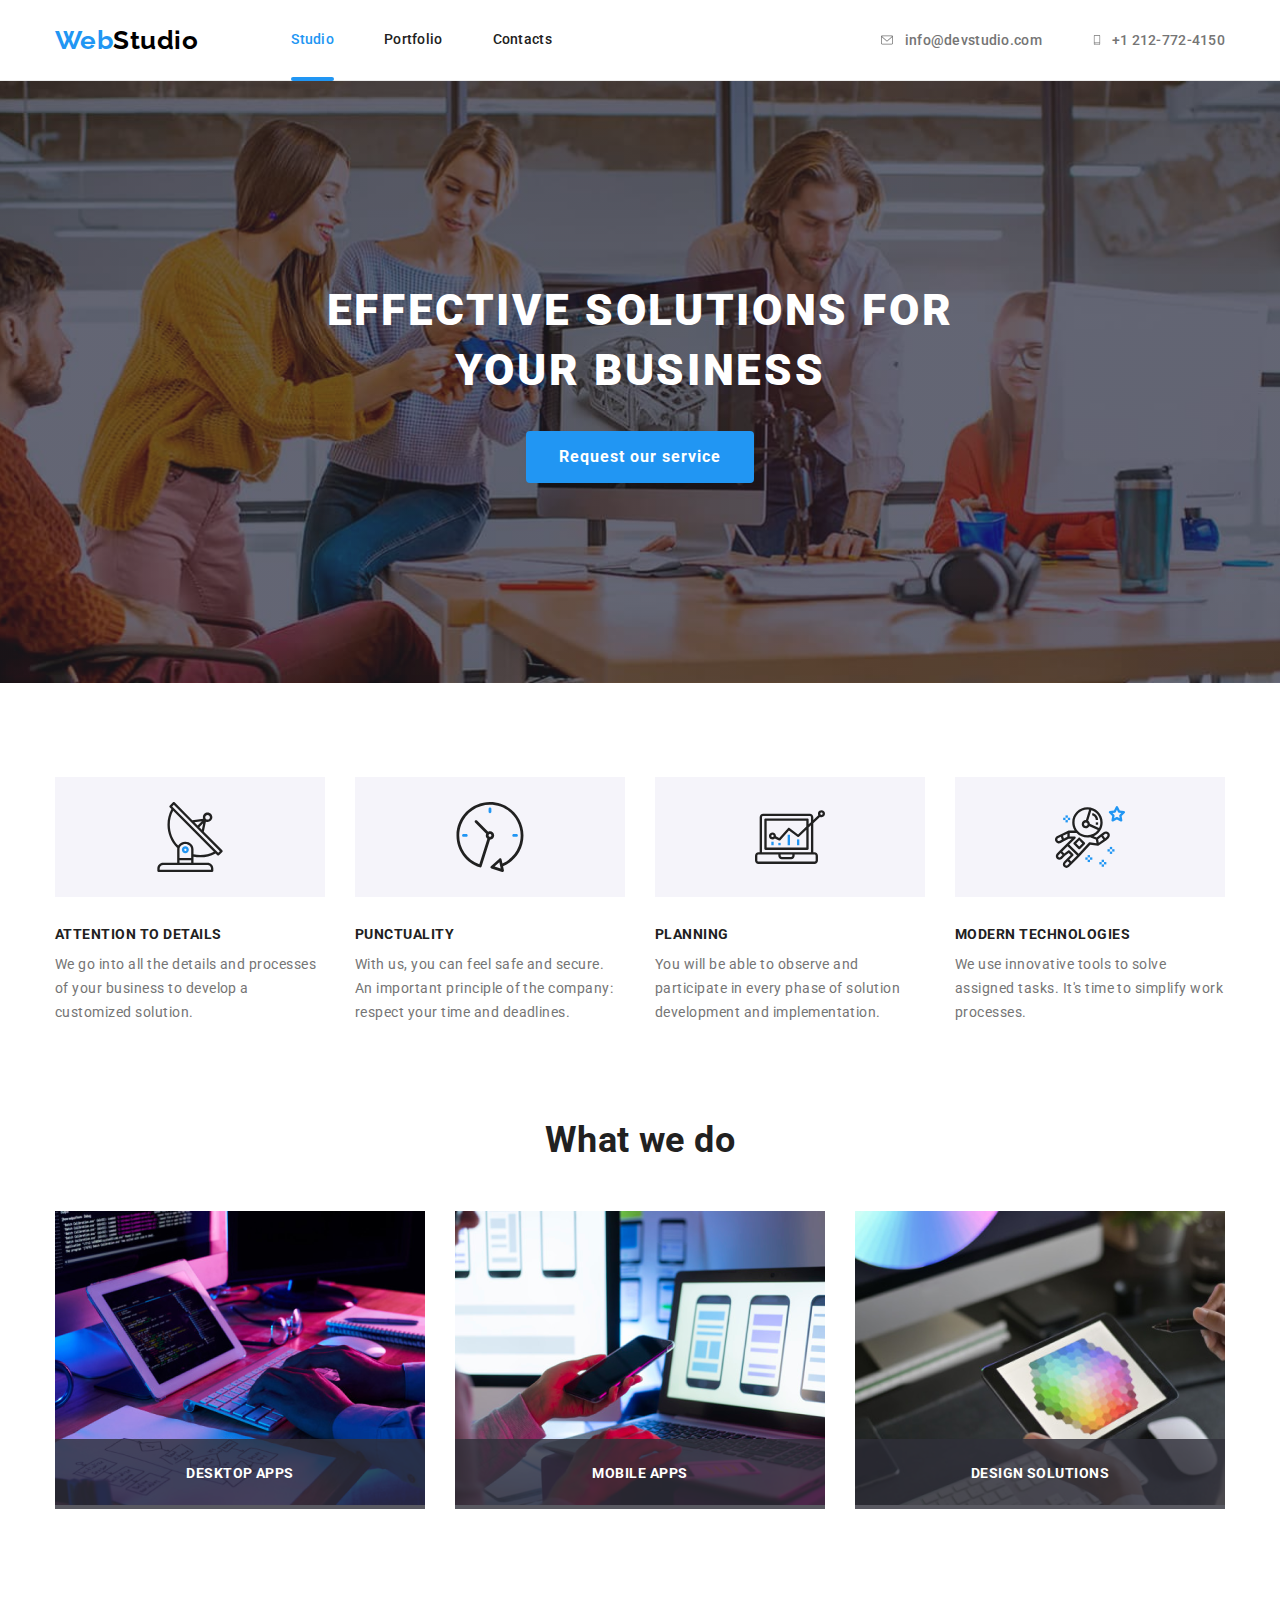
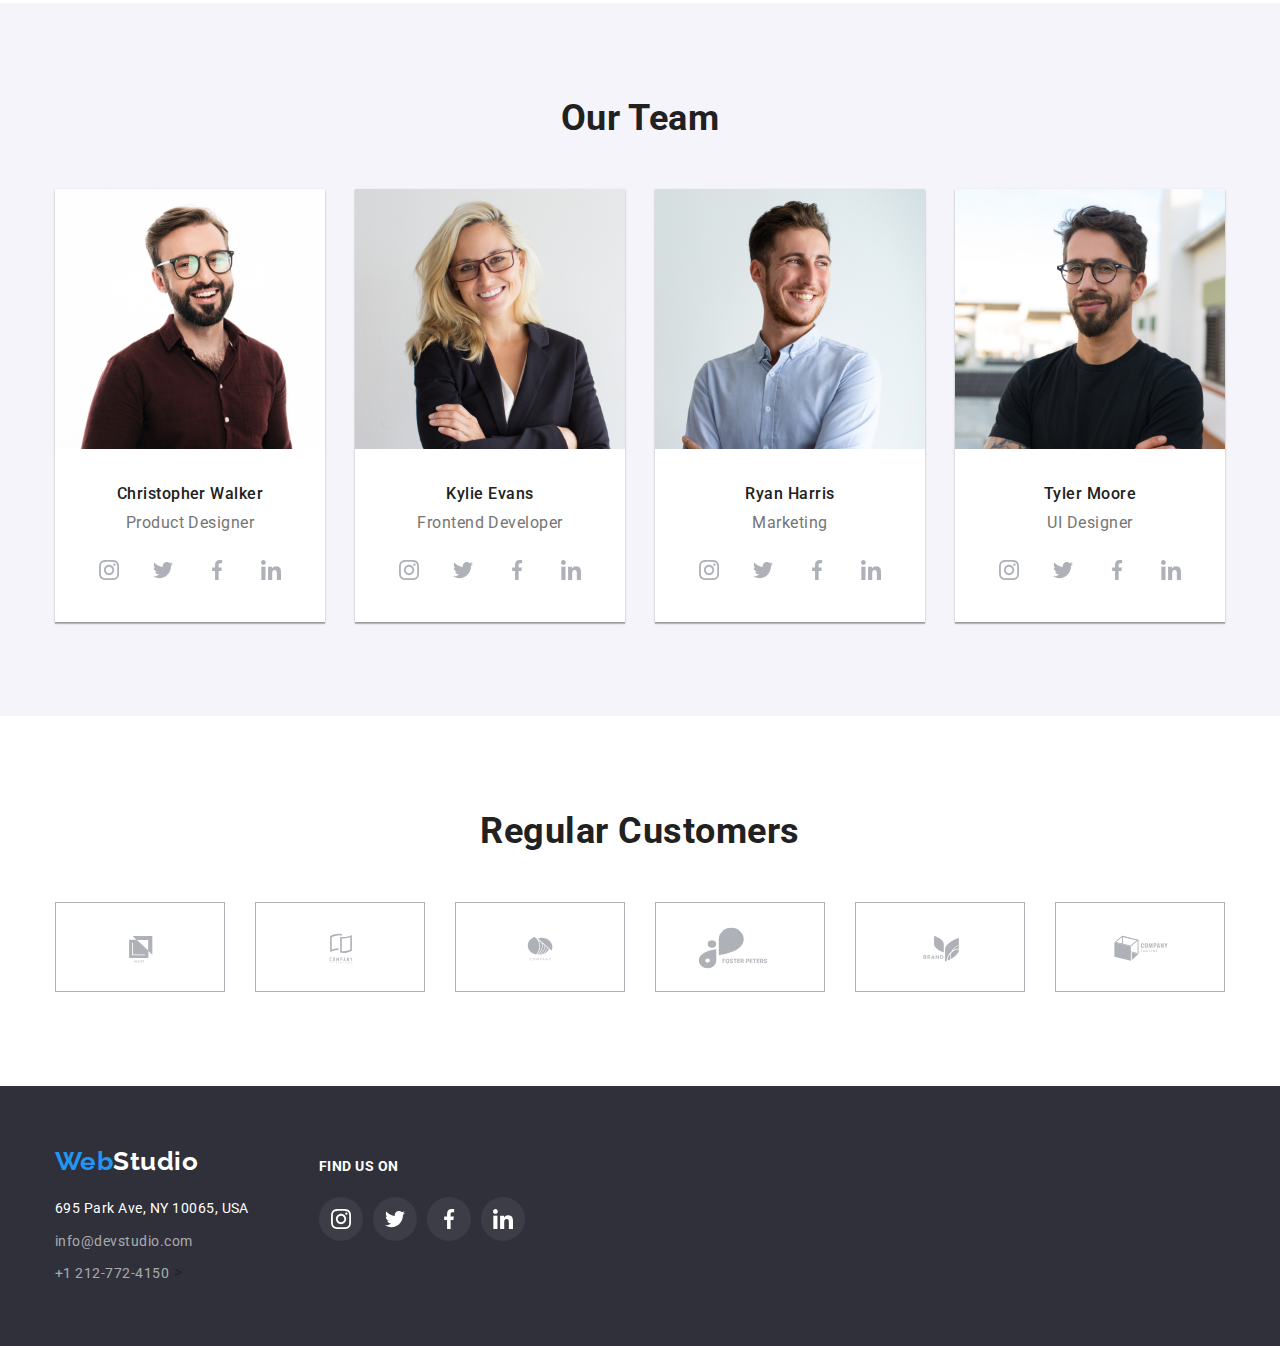
<file: index.html>
<!DOCTYPE html>
<html lang="en">
  <head>
    <meta charset="UTF-8" />
    <meta http-equiv="X-UA-Compatible" content="IE=edge" />
    <meta name="viewport" content="width=device-width, initial-scale=1.0" />
    <title>Studio</title>
    <link rel="preconnect" href="https://fonts.googleapis.com" />
    <link rel="preconnect" href="https://fonts.gstatic.com" crossorigin />
    <link
      href="https://fonts.googleapis.com/css2?family=Raleway:wght@700&family=Roboto:wght@400;500;700;900&display=swap"
      rel="stylesheet"
    />
    <link
      rel="stylesheet"
      href="https://cdnjs.cloudflare.com/ajax/libs/modern-normalize/1.1.0/modern-normalize.min.css"
    />
    <link rel="stylesheet" href="./css/styles.css" />
  </head>

  <body>
    <!-- header -->
    <header class="header">
      <div class="container nav-flex">
        <nav class="header-nav">
          <a class="logo link" href="./index.html">Web<span class="logo-black">Studio</span></a>
          <ul class="header-nav-list list">
            <li class="header-nav-item">
              <a class="header-nav-link link current" href="./index.html">Studio</a>
            </li>
            <li class="header-nav-item">
              <a class="header-nav-link link" href="./portfolio.html">Portfolio</a>
            </li>
            <li class="header-nav-item">
              <a class="header-nav-link link" href="">Contacts</a>
            </li>
          </ul>
        </nav>
        <ul class="header-contact-list list">
          <li class="header-contact-item">
            <a class="header-contact-link link" href="mailto:info@devstudio.com"
              ><svg class="contact-icon" width="16" height="12">
                <use href="./icons.svg/symbol-defs.svg#icon-envelope"></use>
              </svg>
              info@devstudio.com</a
            >
          </li>
          <li class="header-contact-item">
            <a class="header-contact-link link" href="tel:+1 212-772-4150"
              ><svg class="contact-icon" width="10" height="16">
                <use href="./icons.svg/symbol-defs.svg#icon-smartphone"></use>
              </svg>
              +1 212-772-4150</a
            >
          </li>
        </ul>
      </div>
    </header>
    <!-- main -->
    <main>
      <!-- hero -->
      <section class="hero">
        <h1 class="hero-title">EFFECTIVE SOLUTIONS FOR YOUR BUSINESS</h1>
        <button class="hero-btn" type="button" data-modal-open>Request our service</button>
      </section>
      <!-- Our advantages -->
      <section class="features-section">
        <div class="container">
          <h2 class="visually-hidden">Our advantages</h2>
          <ul class="features-list list">
            <li class="features-item">
              <div class="features-icon-fon">
                <svg class="features-icon" width="70" height="70">
                  <use href="./icons.svg/symbol-defs.svg#icon-antenna"></use>
                </svg>
              </div>

              <h3 class="features-title">ATTENTION TO DETAILS</h3>
              <p class="features-text">
                We go into all the details and processes of your business to develop a customized
                solution.
              </p>
            </li>
            <li class="features-item">
              <div class="features-icon-fon">
                <svg class="features-icon" width="70" height="70">
                  <use href="./icons.svg/symbol-defs.svg#icon-clock"></use>
                </svg>
              </div>

              <h3 class="features-title">PUNCTUALITY</h3>
              <p class="features-text">
                With us, you can feel safe and secure. An important principle of the company:
                respect your time and deadlines.
              </p>
            </li>
            <li class="features-item">
              <div class="features-icon-fon">
                <svg class="features-icon" width="70" height="70">
                  <use href="./icons.svg/symbol-defs.svg#icon-diagram"></use>
                </svg>
              </div>

              <h3 class="features-title">PLANNING</h3>
              <p class="features-text">
                You will be able to observe and participate in every phase of solution development
                and implementation.
              </p>
            </li>
            <li class="features-item">
              <div class="features-icon-fon">
                <svg class="features-icon" width="70" height="70">
                  <use href="./icons.svg/symbol-defs.svg#icon-astronaut"></use>
                </svg>
              </div>

              <h3 class="features-title">MODERN TECHNOLOGIES</h3>
              <p class="features-text">
                We use innovative tools to solve assigned tasks. It's time to simplify work
                processes.
              </p>
            </li>
          </ul>
        </div>
      </section>
      <!-- What we do -->
      <section class="work-section">
        <div class="container">
          <h2 class="section-title">What we do</h2>
          <ul class="work-list list">
            <li class="work-item">
              <img
                src="./img/working_on_tabel.png"
                alt="working_on_tabel"
                width="370"
                height="294"
              />
              <p class="work-text">DESKTOP APPS</p>
            </li>
            <li class="work-item">
              <img
                src="./img/working_on_phone.png"
                alt="working_on_phone"
                width="370"
                height="294"
              />
              <p class="work-text">Mobile APPS</p>
            </li>
            <li class="work-item">
              <img
                src="./img/working_on_tablet.png"
                alt="working_on_tablet"
                width="370"
                height="294"
              />
              <p class="work-text">DESIGN SOLUTIONS</p>
            </li>
          </ul>
        </div>
      </section>
      <!-- Our Team -->
      <section class="team-section">
        <div class="container">
          <h2 class="section-title">Our Team</h2>
          <ul class="team-list list">
            <li class="team-item">
              <img
                src="./img/Christopher Walker.jpg"
                alt="Christopher Walker"
                width="270"
                height="260"
              />
              <div class="team-workers">
                <h3 class="team-worker">Christopher Walker</h3>
                <p class="team-profession" lang="en">Product Designer</p>
                <ul class="team-social-list list">
                  <li class="team-social-item">
                    <a class="team-social-link link" href="">
                      <svg class="team-social-icon" width="20" height="20">
                        <use href="./icons.svg/symbol-defs.svg#icon-instagram"></use>
                      </svg>
                    </a>
                  </li>

                  <li class="team-social-item">
                    <a class="team-social-link link" href="">
                      <svg class="team-social-icon" width="20" height="20">
                        <use href="./icons.svg/symbol-defs.svg#icon-twitter"></use>
                      </svg>
                    </a>
                  </li>

                  <li class="team-social-item">
                    <a class="team-social-link link" href="">
                      <svg class="team-social-icon" width="20" height="20">
                        <use href="./icons.svg/symbol-defs.svg#icon-facebook"></use>
                      </svg>
                    </a>
                  </li>

                  <li class="team-social-item">
                    <a class="team-social-link link" href="">
                      <svg class="team-social-icon" width="20" height="20">
                        <use href="./icons.svg/symbol-defs.svg#icon-linkedin"></use>
                      </svg>
                    </a>
                  </li>
                </ul>
              </div>
            </li>

            <li class="team-item">
              <img src="./img/Kylie Evans.jpg" alt="Kylie Evans " width="270" height="260" />
              <div class="team-workers">
                <h3 class="team-worker">Kylie Evans</h3>
                <p class="team-profession" lang="en">Frontend Developer</p>
                <ul class="team-social-list list">
                  <li class="team-social-item">
                    <a class="team-social-link link" href="">
                      <svg class="team-social-icon" width="20" height="20">
                        <use href="./icons.svg/symbol-defs.svg#icon-instagram"></use>
                      </svg>
                    </a>
                  </li>

                  <li class="team-social-item">
                    <a class="team-social-link link" href="">
                      <svg class="team-social-icon" width="20" height="20">
                        <use href="./icons.svg/symbol-defs.svg#icon-twitter"></use>
                      </svg>
                    </a>
                  </li>

                  <li class="team-social-item">
                    <a class="team-social-link link" href="">
                      <svg class="team-social-icon" width="20" height="20">
                        <use href="./icons.svg/symbol-defs.svg#icon-facebook"></use>
                      </svg>
                    </a>
                  </li>

                  <li class="team-social-item">
                    <a class="team-social-link link" href="">
                      <svg class="team-social-icon" width="20" height="20">
                        <use href="./icons.svg/symbol-defs.svg#icon-linkedin"></use>
                      </svg>
                    </a>
                  </li>
                </ul>
              </div>
            </li>
            <li class="team-item">
              <img src="./img/Ryan Harris.jpg" alt="Ryan Harris" width="270" height="260" />
              <div class="team-workers">
                <h3 class="team-worker">Ryan Harris</h3>
                <p class="team-profession" lang="en">Marketing</p>
                <ul class="team-social-list list">
                  <li class="team-social-item">
                    <a class="team-social-link link" href="">
                      <svg class="team-social-icon" width="20" height="20">
                        <use href="./icons.svg/symbol-defs.svg#icon-instagram"></use>
                      </svg>
                    </a>
                  </li>

                  <li class="team-social-item">
                    <a class="team-social-link link" href="">
                      <svg class="team-social-icon" width="20" height="20">
                        <use href="./icons.svg/symbol-defs.svg#icon-twitter"></use>
                      </svg>
                    </a>
                  </li>

                  <li class="team-social-item">
                    <a class="team-social-link link" href="">
                      <svg class="team-social-icon" width="20" height="20">
                        <use href="./icons.svg/symbol-defs.svg#icon-facebook"></use>
                      </svg>
                    </a>
                  </li>

                  <li class="team-social-item">
                    <a class="team-social-link link" href="">
                      <svg class="team-social-icon" width="20" height="20">
                        <use href="./icons.svg/symbol-defs.svg#icon-linkedin"></use>
                      </svg>
                    </a>
                  </li>
                </ul>
              </div>
            </li>
            <li class="team-item">
              <img src="./img/Tyler Moore.jpg" alt="Tyler Moore" width="270" height="260" />
              <div class="team-workers">
                <h3 class="team-worker">Tyler Moore</h3>
                <p class="team-profession" lang="en">UI Designer</p>
                <ul class="team-social-list list">
                  <li class="team-social-item">
                    <a class="team-social-link link" href="">
                      <svg class="team-social-icon" width="20" height="20">
                        <use href="./icons.svg/symbol-defs.svg#icon-instagram"></use>
                      </svg>
                    </a>
                  </li>

                  <li class="team-social-item">
                    <a class="team-social-link link" href="">
                      <svg class="team-social-icon" width="20" height="20">
                        <use href="./icons.svg/symbol-defs.svg#icon-twitter"></use>
                      </svg>
                    </a>
                  </li>

                  <li class="team-social-item">
                    <a class="team-social-link link" href="">
                      <svg class="team-social-icon" width="20" height="20">
                        <use href="./icons.svg/symbol-defs.svg#icon-facebook"></use>
                      </svg>
                    </a>
                  </li>

                  <li class="team-social-item">
                    <a class="team-social-link link" href="">
                      <svg class="team-social-icon" width="20" height="20">
                        <use href="./icons.svg/symbol-defs.svg#icon-linkedin"></use>
                      </svg>
                    </a>
                  </li>
                </ul>
              </div>
            </li>
          </ul>
        </div>
      </section>
      <!-- client section -->
      <section class="client-section">
        <div class="container">
          <h2 class="client-title">Regular Customers</h2>
          <ul class="client-list list">
            <li class="client-item">
              <a class="client-link link" href="">
                <svg class="client-icon" width="106" height="60">
                  <use href="./icons.svg/symbol-defs.svg#icon-yaco"></use>
                </svg>
              </a>
            </li>

            <li class="client-item">
              <a class="client-link link" href="">
                <svg class="client-icon" width="106" height="60">
                  <use href="./icons.svg/symbol-defs.svg#icon-company-tagline-here"></use>
                </svg>
              </a>
            </li>

            <li class="client-item">
              <a class="client-link link" href="">
                <svg class="client-icon" width="106" height="60">
                  <use href="./icons.svg/symbol-defs.svg#icon-company"></use>
                </svg>
              </a>
            </li>

            <li class="client-item">
              <a class="client-link link" href="">
                <svg class="client-icon" width="106" height="60">
                  <use href="./icons.svg/symbol-defs.svg#icon-foster-peters"></use>
                </svg>
              </a>
            </li>

            <li class="client-item">
              <a class="client-link link" href="">
                <svg class="client-icon" width="106" height="60">
                  <use href="./icons.svg/symbol-defs.svg#icon-brand"></use>
                </svg>
              </a>
            </li>

            <li class="client-item">
              <a class="client-link link" href="">
                <svg class="client-icon" width="106" height="60">
                  <use href="./icons.svg/symbol-defs.svg#icon-company-tag-line"></use>
                </svg>
              </a>
            </li>
          </ul>
        </div>
      </section>
    </main>
    <!-- footer -->
    <footer class="footer">
      <div class="container">
        <div class="footer-flex">
          <div class="footer-contacts-flex">
            <a class="logo link" href="./index.html">Web<span class="logo-white">Studio</span> </a>
            <!-- address -->
            <address class="footer-contact">
              <ul class="footer-contact-list list">
                <li class="footer-contact-item">
                  <a
                    class="footer-contact-link address link"
                    href="https://goo.gl/maps/CdvJLRiEL6Q8Smko8"
                    target="_blank"
                    rel="noreferrer noopener"
                    >695 Park Ave, NY 10065, USA</a
                  >
                </li>
                <li class="footer-contact-item">
                  <a class="footer-contact-link link" href="mailto:info@devstudio.com"
                    >info@devstudio.com</a
                  >
                </li>
                <li class="footer-contact-item">
                  <a class="footer-contact-link link" href="tel:+1 212-772-4150">+1 212-772-4150</a>
                  >
                </li>
              </ul>
            </address>
          </div>
          <div class="footer-social-flex">
            <p class="footer-social-text">Find us on</p>
            <ul class="footer-social-list list">
              <li class="footer-social-item">
                <a class="footer-social-link" href="">
                  <svg class="footer-social-icon" width="20" height="20">
                    <use href="./icons.svg/symbol-defs.svg#icon-instagram"></use>
                  </svg>
                </a>
              </li>

              <li class="footer-social-item">
                <a class="footer-social-link" href="">
                  <svg class="footer-social-icon" width="20" height="20">
                    <use href="./icons.svg/symbol-defs.svg#icon-twitter"></use>
                  </svg>
                </a>
              </li>

              <li class="footer-social-item">
                <a class="footer-social-link" href="">
                  <svg class="footer-social-icon" width="20" height="20">
                    <use href="./icons.svg/symbol-defs.svg#icon-facebook"></use>
                  </svg>
                </a>
              </li>

              <li class="footer-social-item">
                <a class="footer-social-link" href="">
                  <svg class="footer-social-icon" width="20" height="20">
                    <use href="./icons.svg/symbol-defs.svg#icon-linkedin"></use>
                  </svg>
                </a>
              </li>
            </ul>
          </div>
        </div>
      </div>
    </footer>
    <div class="backdrop is-hidden" data-modal>
      <div class="modal">
        <button type="button" class="close-btn" data-modal-close>
          <svg class="modal-icon" width="11" height="11">
            <use href="./icons.svg/symbol-defs.svg#icon-Vector"></use>
          </svg>
        </button>
      </div>
    </div>
    <script src="./js/modal.js"></script>
  </body>
</html>
</file>
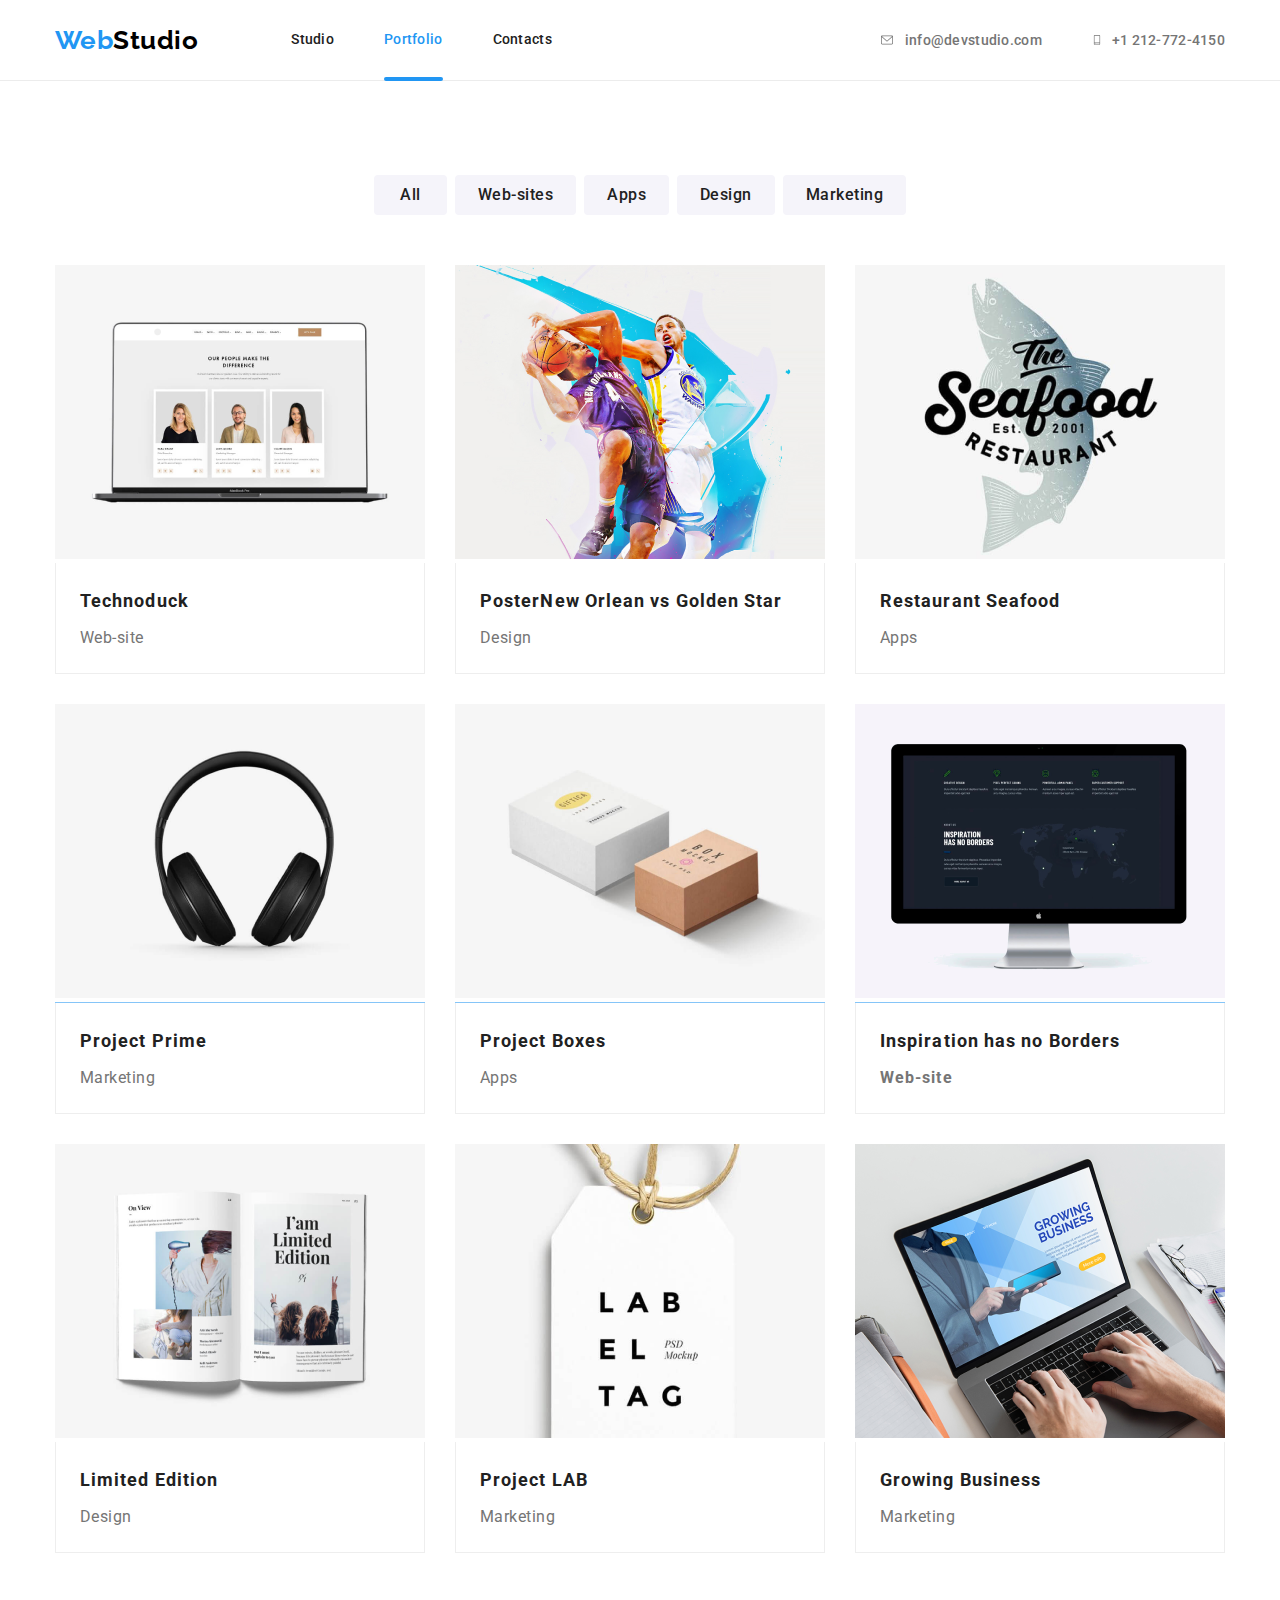
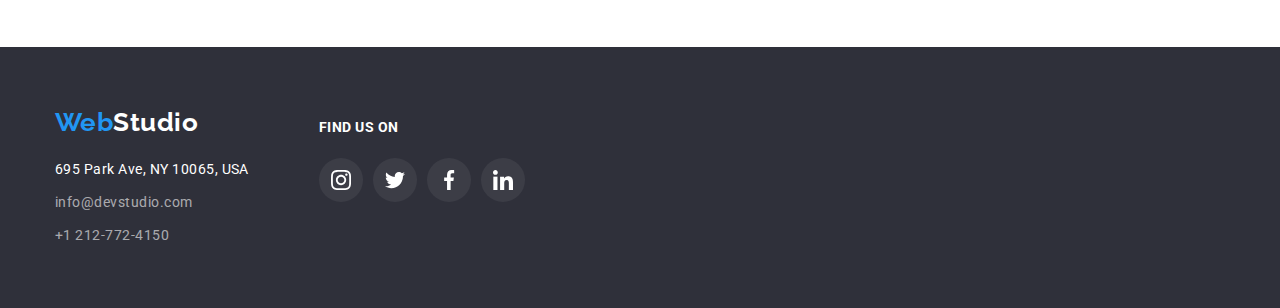
<file: portfolio.html>
<!DOCTYPE html>
<html lang="en">
  <head>
    <meta charset="UTF-8" />
    <meta http-equiv="X-UA-Compatible" content="IE=edge" />
    <meta name="viewport" content="width=device-width, initial-scale=1.0" />
    <title>Portfolio</title>
    <link rel="preconnect" href="https://fonts.googleapis.com" />
    <link rel="preconnect" href="https://fonts.gstatic.com" crossorigin />
    <link
      href="https://fonts.googleapis.com/css2?family=Raleway:wght@700&family=Roboto:wght@400;500;700;900&display=swap"
      rel="stylesheet"
    />
    <link rel="stylesheet" href="https://cdnjs.cloudflare.com/ajax/libs/modern-normalize/1.1.0/modern-normalize.min.css">
    <link rel="stylesheet" href="./css/styles.css" />
  </head>
  <body>
    <!-- header -->
    <header class="header">
      <div class="container nav-flex">
        <nav class="header-nav">
          <a class="logo link" href="./index.html"
            >Web<span class="logo-black">Studio</span></a
          >
          <ul class="header-nav-list list">
            <li class="header-nav-item">
              <a class="header-nav-link link " href="./index.html"
                >Studio</a
              >
            </li>
            <li class="header-nav-item">
              <a class="header-nav-link link current" href="./portfolio.html"
                >Portfolio</a
              >
            </li>
            <li class="header-nav-item">
              <a class="header-nav-link link" href="">Contacts</a>
            </li>
          </ul>
        </nav>
        <ul class="header-contact-list list">
          <li class="header-contact-item">
            <a class="header-contact-link link" href="mailto:info@devstudio.com"
              ><svg class="contact-icon" width="16" height="12">
                <use href="./icons.svg/symbol-defs.svg#icon-envelope"></use>
              </svg>
              info@devstudio.com</a
            >
          </li>
          <li class="header-contact-item">
            <a class="header-contact-link link" href="tel:+1 212-772-4150"
              ><svg class="contact-icon" width="10" height="16">
                <use href="./icons.svg/symbol-defs.svg#icon-smartphone"></use>
              </svg>
              +1 212-772-4150</a
            >
          </li>
        </ul>
      </div>
    </header>  
    <!-- Our Projects -->
    <main>
      
      <section class="portfolio-section">
        <div class="container">
          <h1 hidden>Our Projects</h1>
          <ul class="portfolio-btn-list list">
            <li class="portfolio-btn-item">
              <button class="portfolio-btn" type="button">All</button>
            </li>
            <li class="portfolio-btn-item">
              <button class="portfolio-btn" type="button">Web-sites</button>
            </li>
            <li class="portfolio-btn-item">
              <button class="portfolio-btn" type="button">Apps</button>
            </li>
            <li class="portfolio-btn-item">
              <button class="portfolio-btn" type="button">Design</button>
            </li>
            <li class="portfolio-btn-item">
              <button class="portfolio-btn" type="button">Marketing</button>
            </li>
          </ul>
        </div>
        <div class="container">
          <ul class="portfolio-list list">
            <li class="portfolio-item">
              <div class="portfolio-description">
                <img
                src="./img/project_1.png"
                alt="project_1"
                width="370"
                height="294"
                />
                <div class="portfolio-overlay">
                  <p class="portfolio-description-text">Technoduck is a state-of-the-art coronavirus distribution platform. Companies use this platform for digital espionage and attacks on competitors' secure servers.</p>
                </div>
                </div>
              <div class="portfolio-border">
                <h2 class="portfolio-list-title">Technoduck</h2>
                <p class="portfolio-list-text">Web-site</p>
              </div>
            </li>
            <li class="portfolio-item">
              <div class="portfolio-description">
                <img
                  src="./img/project_2.png"
                  alt="poster"
                  width="370"
                  height="294"
                />
                <div class="portfolio-overlay">
                  <p class="portfolio-description-text">Technoduck is a state-of-the-art coronavirus distribution platform. Companies use this platform for digital espionage and attacks on competitors' secure servers.</p>
                </div>
              </div>
                <div class="portfolio-border">
                <h2 class="portfolio-list-title">
                 Poster<span lang="en">New Orlean vs Golden Star</span> 
                </h2>
                <p class="portfolio-list-text">Design</p>
              </div>
            </li>

            <li class="portfolio-item">
              <div class="portfolio-description">
                <img
                  src="./img/project_3.png"
                  alt="Restaurant Seafood"
                  width="370"
                  height="294"
                />
                <div class="portfolio-overlay">

                  <p class="portfolio-description-text">Technoduck is a state-of-the-art coronavirus distribution platform. Companies use this platform for digital espionage and attacks on competitors' secure servers.</p>
                </div>
              </div>
              <div class="portfolio-border">
                <h2 class="portfolio-list-title">Restaurant <span lang="en">Seafood</span></h2>
                <p class="portfolio-list-text">Apps</p>
              </div>
            </li>

            <li class="portfolio-item">
              <div class="portfolio-description">
                <img
                  src="./img/project_4.png"
                  alt="project_4"
                  width="370"
                  height="294"
                />
                <div class="portfolio-overlay">
                  <p class="portfolio-description-text">Technoduck is a state-of-the-art coronavirus distribution platform. Companies use this platform for digital espionage and attacks on competitors' secure servers.</p>
                </div>
              </div>
              <div class="portfolio-border">
                <h2 class="portfolio-list-title">Project <span lang="en">Prime</span></h2>
                <p class="portfolio-list-text">Marketing</p>
              </div>
            </li>

            <li class="portfolio-item">
              <div class="portfolio-description">
                <img
                  src="./img/project_5.png"
                  alt="project_5"
                  width="370"
                  height="294"
                />
                <div class="portfolio-overlay">
                  <p class="portfolio-description-text">Technoduck is a state-of-the-art coronavirus distribution platform. Companies use this platform for digital espionage and attacks on competitors' secure servers.</p>
                </div>
              </div>
              <div class="portfolio-border">
                <h2 class="portfolio-list-title">Project <span lang="en">Boxes</span></h2>
                <p class="portfolio-list-text">Apps</p>
              </div>
            </li>

            <li class="portfolio-item">
              <div class="portfolio-description">
                <img
                  src="./img/project_6.png"
                  alt="project_6"
                  width="370"
                  height="294"
                />
                <div class="portfolio-overlay">
                  <p class="portfolio-description-text">Technoduck is a state-of-the-art coronavirus distribution platform. Companies use this platform for digital espionage and attacks on competitors' secure servers.</p>
                </div>
              </div>
              <div class="portfolio-border">
                <h2 class="portfolio-list-title"><span lang="en">Inspiration has no Borders</span</h2>
                <p class="portfolio-list-text">Web-site</p>
              </div>
            </li>

            <li class="portfolio-item">
              <div class="portfolio-description">
                <img
                  src="./img/project_7.png"
                  alt="project_7"
                  width="370"
                  height="294"
                />
                <div class="portfolio-overlay">
                  <p class="portfolio-description-text">Technoduck is a state-of-the-art coronavirus distribution platform. Companies use this platform for digital espionage and attacks on competitors' secure servers.</p>
                </div>
              </div>
              <div class="portfolio-border">
                <h2 class="portfolio-list-title">Limited <span lang="en"> Edition</span></h2>
                <p class="portfolio-list-text">Design</p>
              </div>
            </li>

            <li class="portfolio-item">
              <div class="portfolio-description">
                <img
                  src="./img/project_8.png"
                  alt="project_8"
                  width="370"
                  height="294"
                />
                <div class="portfolio-overlay">
                  <p class="portfolio-description-text">Technoduck is a state-of-the-art coronavirus distribution platform. Companies use this platform for digital espionage and attacks on competitors' secure servers.</p>
                </div>
              </div>
              <div class="portfolio-border">
                <h2 class="portfolio-list-title">Project <span lang="en">LAB</span></h2>
                <p class="portfolio-list-text">Marketing</p>
              </div>
            </li>

            <li class="portfolio-item border">
              <div class="portfolio-description">
                <img
                src="./img/project_9.png"
                  alt="project_9"
                  width="370"
                  height="294"
                />
                <div class="portfolio-overlay">
                  <p class="portfolio-description-text">Technoduck is a state-of-the-art coronavirus distribution platform. Companies use this platform for digital espionage and attacks on competitors' secure servers.S</p>
                </div>
              </div>
              <div class="portfolio-border">
                <h2 class="portfolio-list-title"><span lang="en">Growing Business</span></h2>
                <p class="portfolio-list-text">Marketing</p>
              </div>
            </li>
          </ul>
        </div>
      </section>
    </main>
    <!-- footer -->
    <footer class="footer">
      <div class="container">
        <div class="footer-flex">
          <div class="footer-contacts-flex">
            <a class="logo link" href="./index.html"
              >Web<span class="logo-white">Studio</span>
            </a>
            <!-- address -->
            <address class="footer-contact">
              <ul class="footer-contact-list list">
                <li class="footer-contact-item">
                  <a
                    class="footer-contact-link address link"
                    href="https://goo.gl/maps/CdvJLRiEL6Q8Smko8"
                    target="_blank"
                    rel="noreferrer noopener"
                    >695 Park Ave, NY 10065, USA</a
                  >
                </li>
                <li class="footer-contact-item">
                  <a
                    class="footer-contact-link link"
                    href="mailto:info@devstudio.com"
                    >info@devstudio.com</a
                  >
                </li>
                <li class="footer-contact-item">
                  <a class="footer-contact-link link" href="tel:+1 212-772-4150"
                    >+1 212-772-4150</a
                  >
                </li>
              </ul>
            </address>
          </div>
          <div class="footer-social-flex">
            <p class="footer-social-text">FIND US ON</p>
            <ul class="footer-social-list list">
              <li class="footer-social-item">
                <a class="footer-social-link" href="">
                  <svg class="footer-social-icon" width="20" height="20">
                    <use href="./icons.svg/symbol-defs.svg#icon-instagram"></use>
                  </svg>
                </a>
              </li>

              <li class="footer-social-item">
                <a class="footer-social-link" href="">
                  <svg class="footer-social-icon" width="20" height="20">
                    <use href="./icons.svg/symbol-defs.svg#icon-twitter"></use>
                  </svg>
                </a>
              </li>

              <li class="footer-social-item">
                <a class="footer-social-link" href="">
                  <svg class="footer-social-icon" width="20" height="20">
                    <use href="./icons.svg/symbol-defs.svg#icon-facebook"></use>
                  </svg>
                </a>
              </li>

              <li class="footer-social-item">
                <a class="footer-social-link" href="">
                  <svg class="footer-social-icon" width="20" height="20">
                    <use href="./icons.svg/symbol-defs.svg#icon-linkedin"></use>
                  </svg>
                </a>
              </li>
            </ul>
          </div>
        </div>
      </div>
    </footer>
  </body>
</html>
</file>
<file: css/styles.css>
:root {
  --primary-text-color: #212121;
  --secondary-text-color: #757575;
  --white-text-color: #ffffff;
  --accent-color: #2196f3;
  --black-logo-color: #000000;
  --footer-text-color: rgba(255, 255, 255, 0.6);
  --white-background-color: #ffffff;
  --hero-background-color: #2f303a;
  --team-background-color: #f5f4fa;
}

body {
  font-family: 'Roboto', sans-serif;
  letter-spacing: 0.03em;
  background-color: var(--white-background-color);
  color: var(--primary-text-color);
}

/* remove list */
.list {
  list-style: none;
}

/* remove link */
.link {
  text-decoration: none;
}

/* global reset margin, padding */
h1,
h2,
h3,
h4,
h5,
h6,
p,
ul {
  margin: 0;
  padding: 0;
}

.container {
  width: 1200px;
  margin-left: auto;
  margin-right: auto;
  padding-left: 15px;
  padding-right: 15px;
}

.logo {
  font-family: 'Raleway', sans-serif;
  font-weight: 700;
  font-size: 26px;
  line-height: 1.19;
  align-items: center;
  text-align: center;

  color: var(--accent-color);
}

.section-title {
  font-weight: 700;
  font-size: 36px;
  line-height: 1.17;
  text-align: center;

  color: var(--primary-text-color);
}

.features-icon-fon {
  display: flex;
  width: 270px;
  height: 120px;
  align-items: center;
  justify-content: center;
  flex-direction: column;
  margin-bottom: 30px;

  background-color: var(--team-background-color);
}

.footer-contact-link {
  font-style: normal;
  font-size: 14px;
  line-height: 1.71;

  color: var(--footer-text-color);

  transition: color 250ms cubic-bezier(0.4, 0, 0.2, 1);
}

/* ------------header-------------- */

.header {
  border-bottom: 1px solid #ececec;
}

.nav-flex {
  display: flex;
  align-items: center;
}

.header-nav {
  display: flex;
  align-items: center;
}
.logo-black {
  color: var(--black-logo-color);
}

.header-nav-list {
  display: flex;
  margin-left: 93px;
}

.header-nav-item:not(:last-child) {
  margin-right: 50px;
}

.header-nav-link {
  display: block;
  padding-top: 32px;
  padding-bottom: 32px;

  font-weight: 500;
  font-size: 14px;
  line-height: 1.14;
  letter-spacing: 0.02em;
  color: var(--primary-text-color);

  position: relative;

  transition: color 250ms cubic-bezier(0.4, 0, 0.2, 1);
}

.header-contact-list {
  display: flex;
  margin-left: auto;
}

.header-contact-item + .header-contact-item {
  margin-left: 50px;
}

.header-contact-link {
  display: inline-flex;
  padding: 32px 0px 32px;
  /* color: var(--secondary-text-color); */
  align-items: center;

  font-weight: 500;
  font-size: 14px;
  line-height: 16px;
  letter-spacing: 0.02em;
  color: var(--secondary-text-color);

  transition: color 250ms cubic-bezier(0.4, 0, 0.2, 1);
}

.contact-icon {
  margin-right: 10px;
  fill: currentColor;
}

.header-nav-link:hover,
.header-nav-link:focus,
.header-contact-link:hover,
.header-contact-link:focus {
  color: var(--accent-color);
}

.header-nav-link.current {
  color: var(--accent-color);
}

.header-nav-link.current::after {
  position: absolute;

  display: block;
  content: '';
  width: 100%;
  height: 4px;
  border-radius: 2px;
  bottom: -1px;

  background-color: var(--accent-color);
}

/* ------------hero-------------- */

.hero {
  padding-top: 200px;
  padding-bottom: 200px;

  max-width: 1600px;
  min-height: 600px;
  margin-left: auto;
  margin-right: auto;

  background-image: linear-gradient(to right, rgba(47, 48, 58, 0.4), rgba(47, 48, 58, 0.4)),
    url(../img/hero.jpg);
  background-color: var(--hero-background-color);
  background-repeat: no-repeat;
  background-position: center;
  background-size: cover;

  text-align: center;
}

.hero-title {
  margin-bottom: 30px;
  margin-left: auto;
  margin-right: auto;
  max-width: 696px;

  font-weight: 900;
  font-size: 44px;
  line-height: 1.36;
  letter-spacing: 0.06em;
  text-transform: uppercase;
  color: var(--white-text-color);
}

.hero-btn {
  display: inline-block;
  min-width: 200px;
  border-radius: 4px;
  border: 1px solid transparent;
  padding: 10px 32px;

  background-color: var(--accent-color);
  color: var(--white-text-color);

  font-family: 'Roboto', sans-serif;
  font-weight: 700;
  font-size: 16px;
  line-height: 1.88;
  align-items: center;
  text-align: center;
  letter-spacing: 0.06em;
  cursor: pointer;

  transition: background-color 250ms cubic-bezier(0.4, 0, 0.2, 1),
    color 250ms cubic-bezier(0.4, 0, 0.2, 1);
}

.hero-btn:hover,
.hero-btn:focus {
  background-color: var(--white-text-color);
  color: var(--accent-color);
}

/* ------------advantages-------------- */

.features-section {
  padding-top: 94px;
  padding-bottom: 94px;
}

.visually-hidden {
  position: absolute;

  width: 1px;
  height: 1px;
  margin: -1px;
  padding: 0;

  overflow: hidden;
  border: 0;
  clip: rect(0 0 0 0);
}

.features-list {
  display: flex;
}

.features-item:not(:last-child) {
  margin-right: 30px;
  max-width: 270px;
}

.features-icon {
  align-items: center;
}

.features-title {
  margin-bottom: 10px;

  font-weight: 700;
  font-size: 14px;
  line-height: 1.14;
  text-transform: uppercase;
}

.features-text {
  font-size: 14px;
  line-height: 1.71;

  color: var(--secondary-text-color);
}

/* ------------.work-section-------------- */
.work-section {
  padding-bottom: 94px;
}

.section-title {
  margin-bottom: 50px;
}

.work-list {
  display: flex;
}

.work-item {
  position: relative;
}

.work-item:not(:last-child) {
  margin-right: 30px;
}

.work-text {
  width: 100%;
  position: absolute;
  bottom: 0;
  left: 0;

  padding: 27px 0px;

  font-weight: bold;
  font-size: 14px;
  line-height: 1.14;
  text-align: center;
  text-transform: uppercase;

  color: var(--white-text-color);
  background-color: rgba(47, 48, 58, 0.8);
}
/* ----------------team-section----------------- */

.team-section {
  padding-top: 94px;
  padding-bottom: 94px;

  background-color: var(--team-background-color);
}

.team-list {
  display: flex;
}

.team-item {
  box-shadow: 0px 1px 3px rgba(0, 0, 0, 0.12), 0px 1px 1px rgba(0, 0, 0, 0.14),
    0px 2px 1px rgba(0, 0, 0, 0.2);

  background-color: var(--white-background-color);
}

.team-item:not(:last-child) {
  margin-right: 30px;
}

.team-workers {
  padding: 30px 0px;
}

.team-worker {
  font-weight: 500;
  font-size: 16px;
  line-height: 1.19;
  text-align: center;
}

.team-profession {
  margin-top: 10px;

  font-size: 16px;
  line-height: 1.19;
  text-align: center;
  color: var(--secondary-text-color);
}

.team-social-list {
  display: flex;
  justify-content: space-between;
  align-items: center;

  padding: 0px 32px;
  margin-top: 16px;
  list-style: none;
}

.team-social-item {
  width: 44px;
  height: 44px;
}

.team-social-link {
  display: block;

  width: 44px;
  height: 44px;
  border-radius: 50%;

  color: #afb1b8;
  background-color: #ffffff;

  transition: background-color 250ms cubic-bezier(0.4, 0, 0.2, 1),
    color 250ms cubic-bezier(0.4, 0, 0.2, 1);
}

.team-social-link:hover,
.team-social-link:focus {
  color: #ffffff;
  background-color: var(--accent-color);
}

.team-social-icon {
  margin: 12px 0px 0px 12px;
  fill: currentColor;
}

/* ---------------client-section ---------------- */
.client-section {
  padding-top: 94px;
  padding-bottom: 94px;
}

.client-title {
  margin-bottom: 50px;

  font-weight: 700;
  font-size: 36px;
  line-height: 1.17;
  text-align: center;
}

.client-list {
  display: flex;

  padding: 0;
  margin: 0;
  list-style: none;
  justify-content: space-between;
  align-items: center;
}

.client-item {
  width: 170px;
  height: 90px;

  transition: border-color 250ms cubic-bezier(0.4, 0, 0.2, 1),
    color 250ms cubic-bezier(0.4, 0, 0.2, 1);
}

.client-item:not(:last-child) {
  margin-right: 30px;
}

.client-link {
  display: block;

  width: 170px;
  height: 90px;

  border: 1px solid #afb1b8;
  color: #afb1b8;
  background-color: #fff;
  padding: 16px 32px;

  transition: border-color 250ms cubic-bezier(0.4, 0, 0.2, 1),
    color 250ms cubic-bezier(0.4, 0, 0.2, 1);
}

.client-link:hover,
.client-link:focus {
  color: var(--accent-color);
  border-color: var(--accent-color);
}

.client-icon {
  fill: currentColor;
}

.client-item:hover,
.client-item:focus {
  color: var(--accent-color);
  border-color: var(--accent-color);
}

/* ---------------footer---------------- */

.footer {
  padding-top: 60px;
  padding-bottom: 60px;

  background-color: var(--hero-background-color);
}

.footer-flex {
  display: flex;

  margin: 0;
  padding: 0;
  list-style: none;
}

.footer-social-text {
  padding: 20px 0px 10px 0px;
  margin-bottom: 20px;
  font-weight: 700;
  font-size: 14px;
  line-height: 1.14px;
  text-transform: uppercase;

  color: var(--white-text-color);
}

.footer-social-flex {
  margin-left: 70px;
  width: 206px;
}

.footer-social-list {
  display: flex;
  justify-content: space-between;
  align-items: center;

  padding: 0;
  margin-top: 0;
  list-style: none;
}

.footer-social-item {
  width: 44px;
  height: 44px;
}

.footer-social-link {
  display: block;

  width: 44px;
  height: 44px;
  border-radius: 50%;

  color: #ffffff;
  background-color: #ffffff10;

  transition: background-color 250ms cubic-bezier(0.4, 0, 0.2, 1),
    color 250ms cubic-bezier(0.4, 0, 0.2, 1);
}

.footer-social-link:hover,
.footer-social-link:focus {
  color: #ffffff;
  background-color: var(--accent-color);
}

.footer-social-icon {
  margin: 12px 0px 0px 12px;
  fill: currentColor;
}

.logo-white {
  color: var(--white-text-color);
}

.footer-contact {
  margin-top: 20px;
}
.footer-contact-link.address {
  color: var(--white-text-color);
}

.footer-contact-item {
  margin-top: 9px;
}

.footer-contact-link:hover,
.footer-contact-link:focus {
  color: var(--accent-color);
}

/* ---------------------------------------------- */
/* --------------------portfolio----------------- */
/* ---------------------------------------------- */

.portfolio-section {
  padding-top: 94px;
  padding-bottom: 94px;
}

.portfolio-btn-list {
  display: flex;
  justify-content: center;
  margin-bottom: 50px;
}

.portfolio-btn-item:not(:last-child) {
  margin-right: 8px;
}

.portfolio-item:hover .portfolio-overlay {
  transform: translateY(0);
}

.portfolio-description {
  position: relative;
  overflow: hidden;
}

.portfolio-overlay {
  position: absolute;

  display: inline-block;
  content: '';
  width: 100%;
  height: 100%;
  top: 0;
  left: 0;

  background-color: rgba(33, 150, 243, 0.9);

  transform: translateY(100%);
  transition: transform 250ms cubic-bezier(0.4, 0, 0.2, 1);
}

.portfolio-description-text {
  position: absolute;
  top: 0;
  left: 0;

  padding: 63px 24px;

  font-size: 18px;
  line-height: 1.56;

  color: var(--white-text-color);
}

.portfolio-btn {
  display: inline-block;
  min-width: 73px;
  border-radius: 4px;
  border: 1px solid transparent;
  padding: 6px 22px;

  font-family: 'Roboto', sans-serif;
  font-weight: 500;
  font-size: 16px;
  line-height: 1.63;
  letter-spacing: 0.03em;
  text-align: center;
  background-color: var(--team-background-color);
  color: var(--primary-text-color);
  cursor: pointer;

  transition: background-color 250ms cubic-bezier(0.4, 0, 0.2, 1),
    color 250ms cubic-bezier(0.4, 0, 0.2, 1), box-shadow 250ms cubic-bezier(0.4, 0, 0.2, 1);
}

.portfolio-btn:hover,
.portfolio-btn:focus {
  background-color: var(--accent-color);
  color: var(--white-text-color);
  box-shadow: 0px 3px 1px rgba(0, 0, 0, 0.1), 0px 1px 2px rgba(0, 0, 0, 0.08),
    0px 2px 2px rgba(0, 0, 0, 0.12);
}

.portfolio-list {
  display: flex;
  flex-wrap: wrap;
  margin: -15px;
}

.portfolio-item {
  margin: 15px;

  transition: box-shadow 250ms cubic-bezier(0.4, 0, 0.2, 1);
}

.portfolio-item:hover,
.portfolio-item:focus {
  box-shadow: 0px 3px 1px rgba(0, 0, 0, 0.1), 0px 1px 2px rgba(0, 0, 0, 0.08),
    0px 2px 2px rgba(0, 0, 0, 0.12);
}

.portfolio-border {
  border: 1px solid #eeeeee;
  border-top: transparent;
  padding: 20px 24px;
}

.portfolio-list-title {
  font-weight: 700;
  font-size: 18px;
  line-height: 2;
  letter-spacing: 0.06em;
}

.portfolio-list-text {
  margin-top: 4px;

  font-size: 16px;
  line-height: 1.87;

  color: var(--secondary-text-color);
}

/* ----------------MODAL--------------------- */

.backdrop {
  position: fixed;

  display: flex;
  align-items: center;
  justify-content: center;

  width: 100vw;
  height: 100vh;

  background-color: rgba(0, 0, 0, 0.2);

  top: 0;
  transition: opacity 250ms cubic-bezier(0.4, 0, 0.2, 1),
    visibility 250ms cubic-bezier(0.4, 0, 0.2, 1);
}

.backdrop.is-hidden {
  opacity: 0;
  visibility: hidden;
  pointer-events: none;
}

.backdrop.is-hidden .modal {
  transform: scale(2);
}

.modal {
  width: 528px;
  min-height: 581px;
  background-color: #ffffff;

  position: relative;
  transform: scale(1);
  transition: transform 250ms cubic-bezier(0.4, 0, 0.2, 1);
}

.close-btn {
  position: absolute;

  display: flex;
  align-items: center;
  justify-content: center;

  right: 8px;
  top: 8px;
  background-color: transparent;
  border-radius: 50%;
  width: 30px;
  height: 30px;
  border: 1px solid #000000;
}
</file>
